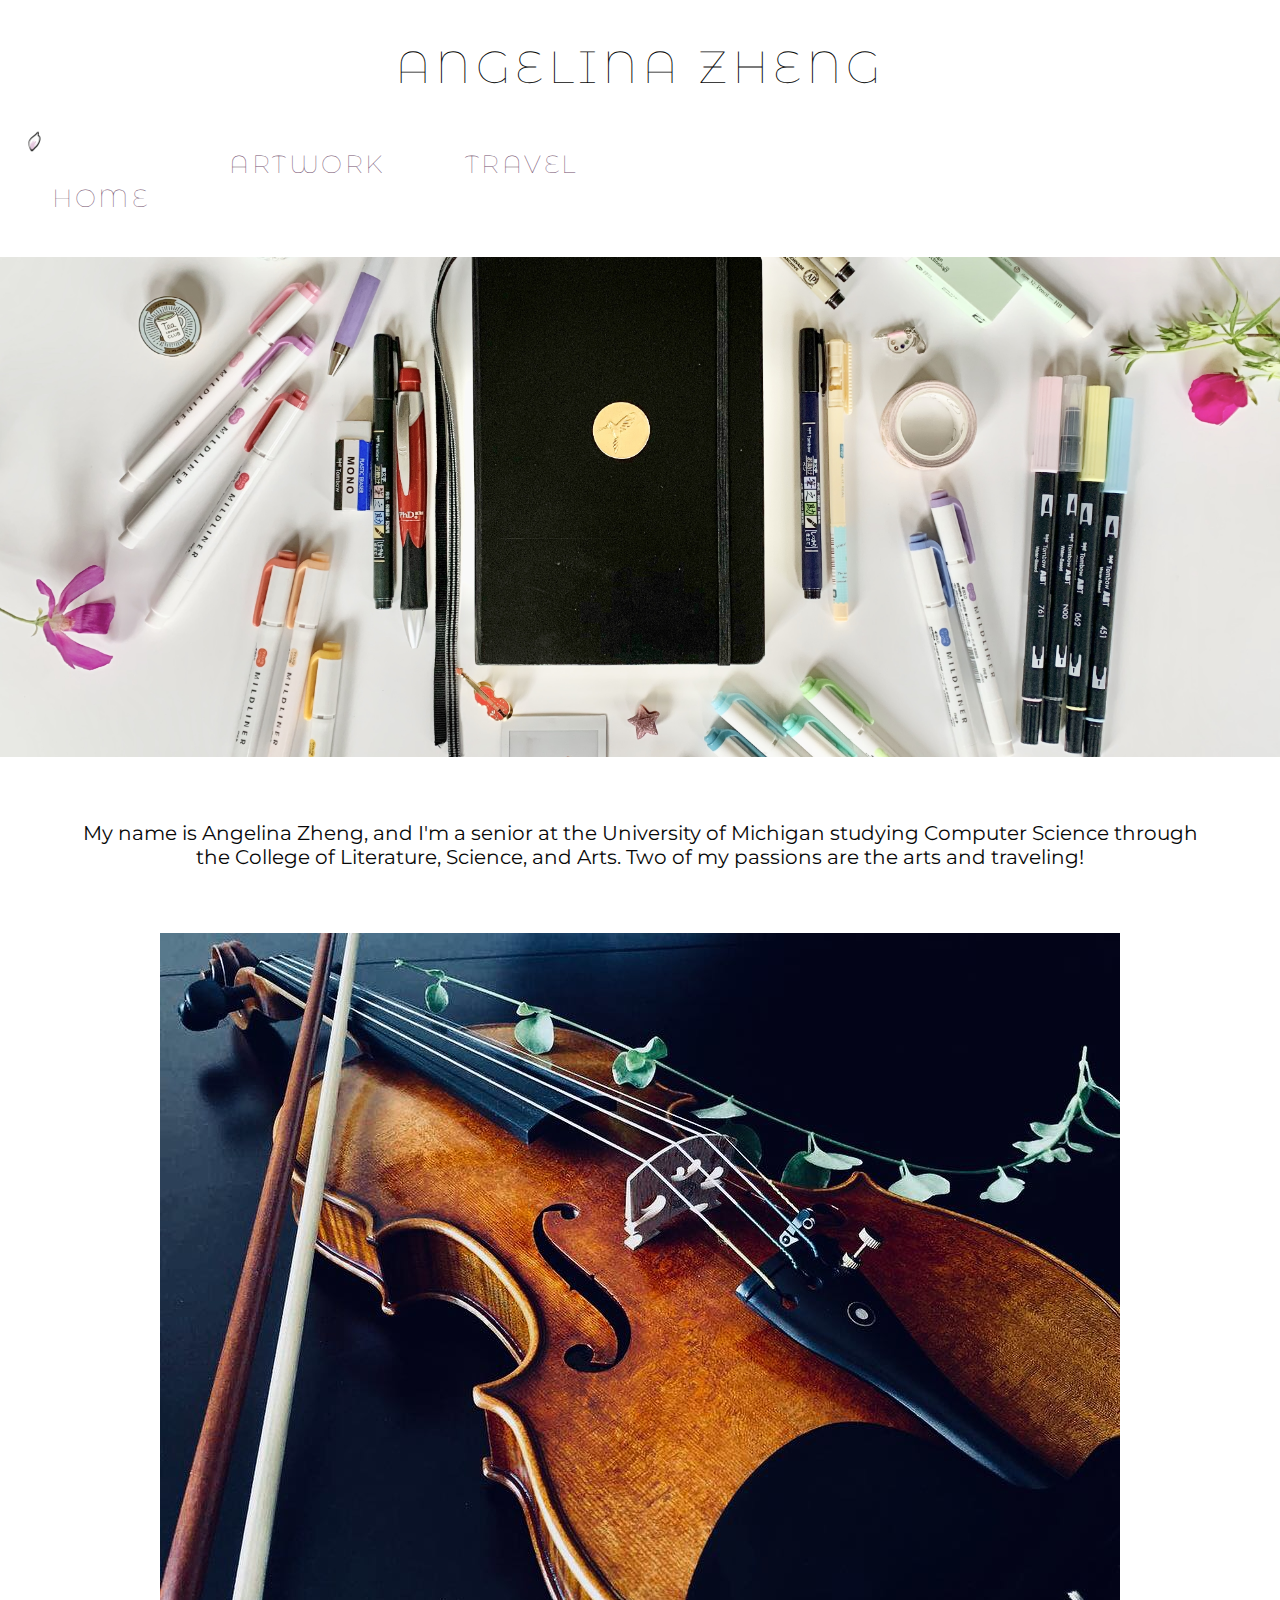
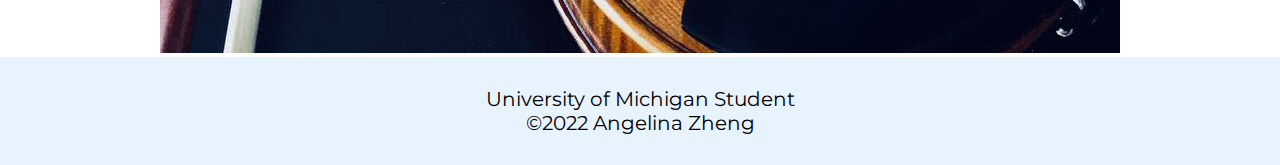
<file: index.html>
<!DOCTYPE html>
<html lang="en">
<head>
  <meta charset="UTF-8">
  <meta http-equiv="X-UA-Compatible" content="IE=edge">
  <meta name="viewport" content="width=device-width, initial-scale=1.0">
  <link rel="stylesheet" type="text/css" href="css/html5reset.css">
  <link rel="stylesheet" type="text/css" href="css/style.css">
  <link href='https://fonts.googleapis.com/css?family=Poppins' rel='stylesheet'>
  <link href='https://fonts.googleapis.com/css?family=Montserrat' rel='stylesheet'>
  <title>Angelina Zheng</title>
</head>
<body>
  <a class = "skip" href="#skip">Skip to Main Content</a>
  <header>
    <h1 id="top"><a href="#top">Angelina Zheng</a></h1>
    <svg id="menu-icon" class="hide-on-desktop" xmlns="http://www.w3.org/2000/svg" xmlns:xlink="http://www.w3.org/1999/xlink" viewBox="0 0 50 50" width="30px" height="30px">
      <g id="surface50880848">
      <path style=" stroke:none;fill-rule:nonzero;fill:rgb(43.921569%,29.803923%,41.568628%);fill-opacity:1;" d="M 0 9 L 0 11 L 50 11 L 50 9 Z M 0 24 L 0 26 L 50 26 L 50 24 Z M 0 39 L 0 41 L 50 41 L 50 39 Z M 0 39 "/>
      </g>
    </svg>
    <nav>
      <ul id="page_links">
        <li id="close-icon" class="hide-on-desktop">
          <svg xmlns="http://www.w3.org/2000/svg" xmlns:xlink="http://www.w3.org/1999/xlink" viewBox="0 0 50 50" width="50px" height="50px">
            <g id="surface51527279">
            <path style=" stroke:none;fill-rule:nonzero;fill:rgb(6.27451%,6.27451%,6.27451%);fill-opacity:1;" d="M 7.71875 6.28125 L 6.28125 7.71875 L 23.5625 25 L 6.28125 42.28125 L 7.71875 43.71875 L 25 26.4375 L 42.28125 43.71875 L 43.71875 42.28125 L 26.4375 25 L 43.71875 7.71875 L 42.28125 6.28125 L 25 23.5625 Z M 7.71875 6.28125 "/>
            </g>
          </svg>  
        </li>
        <li class="nav_item"><img src="assets/selector1.png" alt="flower icon"><a href="#top" class="selected">Home</a></li>
        <li class="nav_item"><a href="artwork.html">Artwork</a></li>
        <li class="nav_item"><a href="travel.html">Travel</a></li>
      </ul>
    </nav>
  </header>
  <main class="about" id="skip">
    <div class="home_gallery"> 
      <div class = "cover-image" id="about"></div>
    </div>
    <div class = overview>
      <p>My name is Angelina Zheng, and I'm a senior at the University of Michigan
        studying Computer Science through the College of Literature, Science, and Arts.
        Two of my passions are the arts and traveling!
      </p>
    </div>
    <img id="home_img" src="assets/violin.JPG" alt="a poster of the alphabet" />
  </main>
  <footer>
    <p>University of Michigan Student <br/>
      &copy;2022 Angelina Zheng</p>
  </footer>
  <script src="js/site.js"></script>
</body>
</html>
</file>
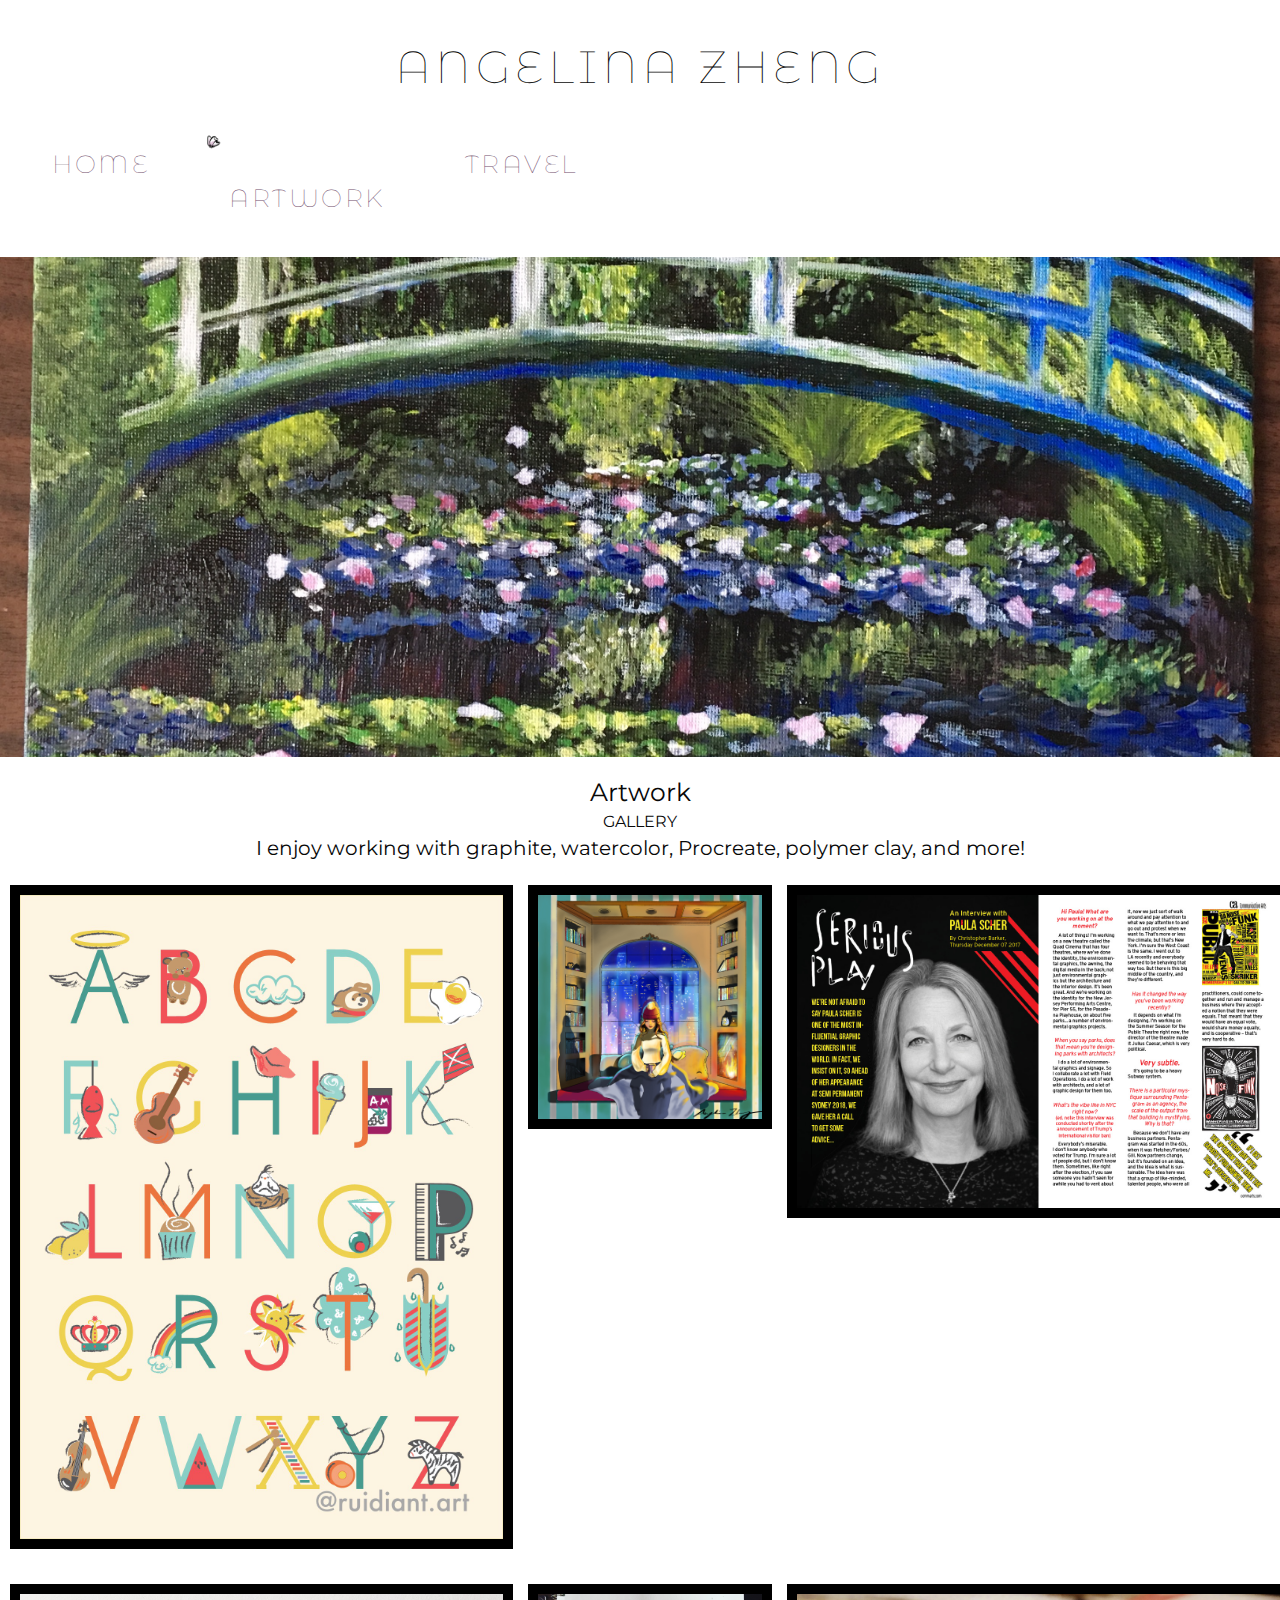
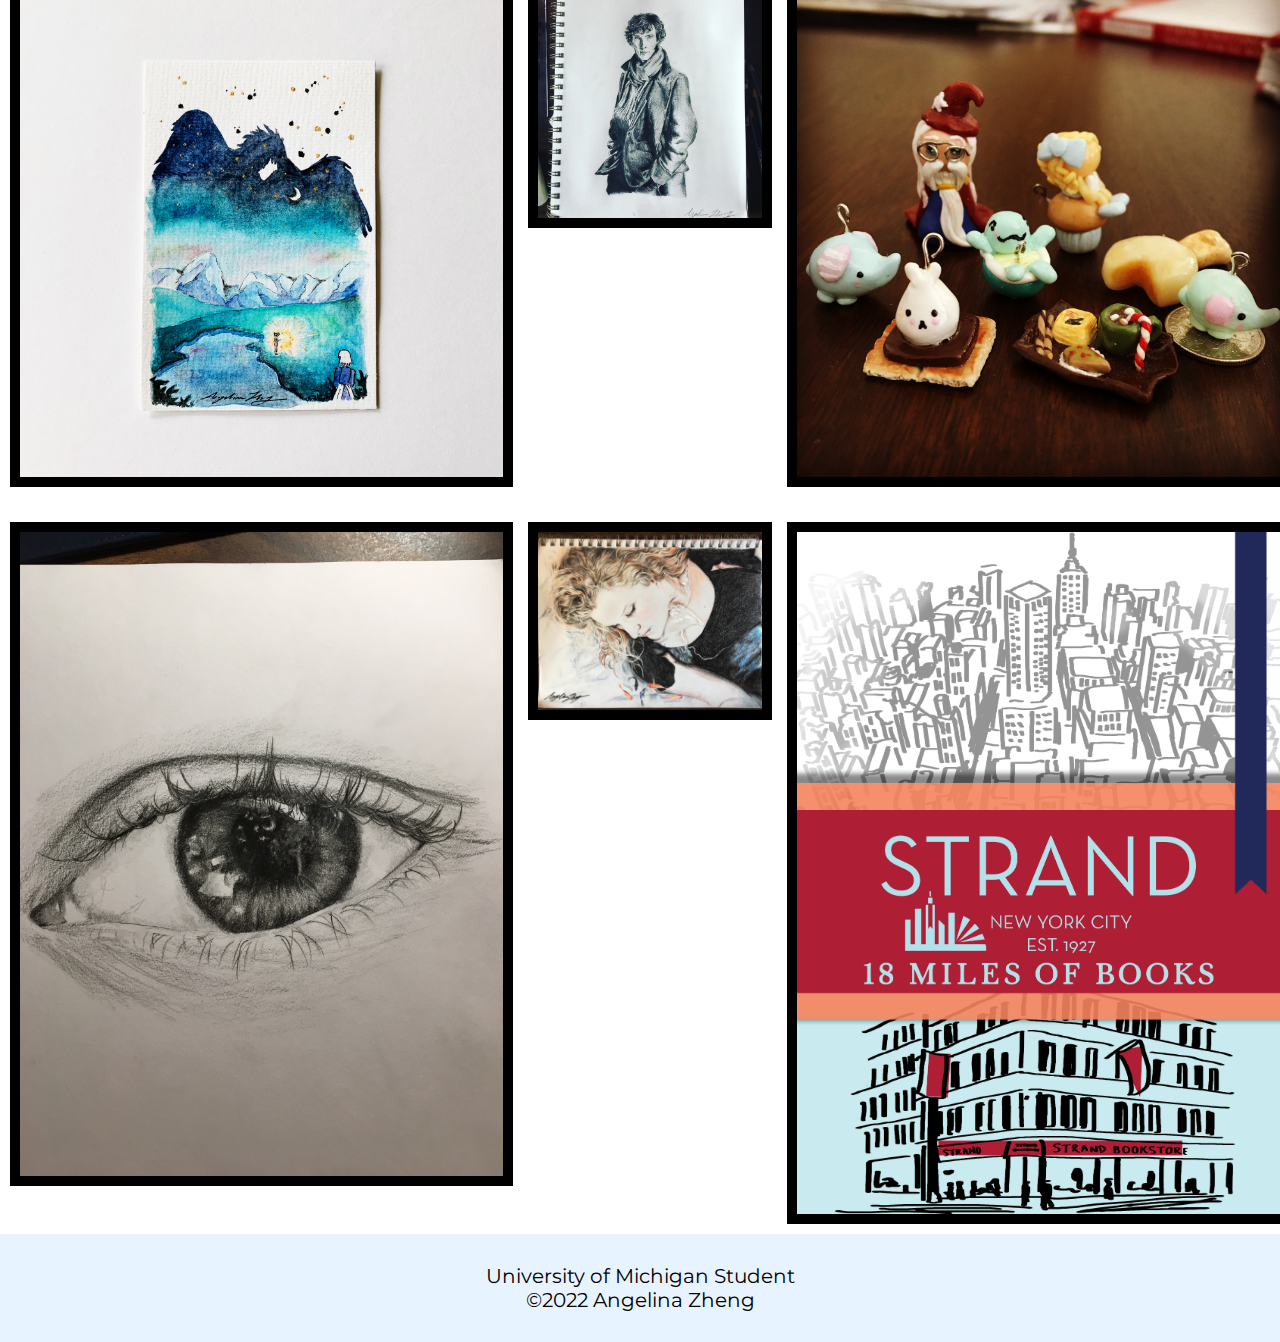
<file: artwork.html>
<!DOCTYPE html>
<html lang="en">
<head>
  <meta charset="UTF-8">
  <meta http-equiv="X-UA-Compatible" content="IE=edge">
  <meta name="viewport" content="width=device-width, initial-scale=1.0">
  <link rel="stylesheet" type="text/css" href="css/html5reset.css">
  <link rel="stylesheet" type="text/css" href="css/style.css">
  <link href='https://fonts.googleapis.com/css?family=Poppins' rel='stylesheet'>
  <link href='https://fonts.googleapis.com/css?family=Montserrat' rel='stylesheet'>
  <title>Artwork</title>
</head>
<body>
  <a class = "skip" href="#skip">Skip to Main Content</a>
  <header>
    <h1 id="top"><a href="index.html">Angelina Zheng</a></h1>
    <svg id="menu-icon" class="hide-on-desktop" xmlns="http://www.w3.org/2000/svg" xmlns:xlink="http://www.w3.org/1999/xlink" viewBox="0 0 50 50" width="30px" height="30px">
      <g id="surface50880848">
      <path style=" stroke:none;fill-rule:nonzero;fill:rgb(43.921569%,29.803923%,41.568628%);fill-opacity:1;" d="M 0 9 L 0 11 L 50 11 L 50 9 Z M 0 24 L 0 26 L 50 26 L 50 24 Z M 0 39 L 0 41 L 50 41 L 50 39 Z M 0 39 "/>
      </g>
    </svg>
    <nav>
      <ul id="page_links">
        <li id="close-icon">
          <svg xmlns="http://www.w3.org/2000/svg" class="hide-on-desktop" xmlns:xlink="http://www.w3.org/1999/xlink" viewBox="0 0 50 50" width="50px" height="50px">
            <g id="surface51527279">
            <path style=" stroke:none;fill-rule:nonzero;fill:rgb(6.27451%,6.27451%,6.27451%);fill-opacity:1;" d="M 7.71875 6.28125 L 6.28125 7.71875 L 23.5625 25 L 6.28125 42.28125 L 7.71875 43.71875 L 25 26.4375 L 42.28125 43.71875 L 43.71875 42.28125 L 26.4375 25 L 43.71875 7.71875 L 42.28125 6.28125 L 25 23.5625 Z M 7.71875 6.28125 "/>
            </g>
          </svg>
        </li>
        <li class="nav_item"><a href="index.html">Home</a></li>
        <li class="nav_item"><img src="assets/selector2.png" alt="flower icon"><a href="#top" class="selected">Artwork</a></li>
        <li class="nav_item"><a href="travel.html">Travel</a></li>
      </ul>
    </nav>
  </header>

  <main class="about" id="skip">
        <div class="art_gallery"> 
          <div class = "cover-image" id="about"></div>
          <div id="art-text">
            <h2>Artwork</h2>
            <h3>GALLERY</h3>
            <p>I enjoy working with graphite, watercolor, Procreate, polymer clay, and more!</p>
          </div>
          <img id="art_img1" src="assets/alphabet.JPG" alt="a poster of the alphabet" />
          <img id="art_img2" src="assets/cozy.jpg" alt="artwork of a girl by a fireplace" />
          <img id="art_img3" src="assets/magazine.JPG" alt="magazine spread of Paula Scher" />
          <img id="art_img4" src="assets/Howlswatercolor.jpg" alt="watercolor art of Howl's Moving Castle" />
          <img id="art_img5" src="assets/sherlock.JPG" alt="a graphite drawing of sherlock" />
          <img id="art_img6" src="assets/charms.JPG" alt="several small clay charms" />
          <img id="art_img7" src="assets/eye.JPG" alt="graphite drawing of eye" />
          <img id="art_img8" src="assets/lauren.jpg" alt="colored pencil drawing of girl with fish" />
          <img id="art_img9" src="assets/PosterFinal.jpg" alt="Graphic Poster of the Strand Bookstore" />
        </div>
  </main>
  <footer>
    <p>University of Michigan Student <br/>
      &copy;2022 Angelina Zheng</p>
  </footer>
  <script src="js/site.js"></script>
</body>
</html>
</file>
<file: css/style.css>
footer {
  background-color: #e7f3ff;
  color: rgb(0, 0, 0);
  padding: 30px;
  text-align: center;
}

header {
  position: sticky;
  top: 0px;
  background-color: white;
}

body {
  font-family: 'Montserrat', serif;
  color: rgb(8, 8, 8);
  align-items: center;
}

a {
  color: rgb(8, 8, 8);
  text-decoration: none;
}

.home_img {
  width: 100%;
}

h1, h2, h3 {
  text-align: center;
  margin: 5px 5px 5px 5px;
}

h1 {
  font-family: 'Montserrat', 'GillSans';
  font-feature-settings: "ss01";
  font-weight: 100;
  line-height: 2.1;
  text-transform: uppercase;
  letter-spacing: .1em;
  font-size: 35px;
  color: rgb(8, 8, 8);
  position: relative;
  top: 15px;
}

#menu-icon {
  position: absolute;
  left: 40px;
  top: 40px;
}

.nav_item a {
  font-family: 'Montserrat';
  font-feature-settings: "ss01";
  font-weight: 100;
  line-height: 2.5;
  text-transform: uppercase;
  letter-spacing: .1em;
  font-size: 16px;
  color: rgb(112, 76, 106);
}

.nav_item img {
  width: 30px;
}

.nav_item {
  margin-top: 0px;
  margin-bottom: 5px;
}

h2 {
  font-size: 25px;
}

/* positions the default position for the skip class element*/
.skip {
  position: absolute;
  top: -40px;
}

.about {
  text-align: center;
}

.cover-image {
  /* object-fit: cover; */
  background-size: cover;
  width: 100%;
}

.overview {
  text-align: center;
  padding: 5%;
}

.cover-image {
  background-attachment: fixed; /* Parallax effect */     
  background-position: center;  /* Parallax effect */
  background-repeat: no-repeat; /* Parallax effect */
  background-size: cover;       /* Parallax effect */
  color: black;
  height: 500px;  
  text-align: center;
  font-size: 25px;
}

#travel-cover {
  background-image: url("../assets/rockymtrainbow.jpg");
  background-attachment: fixed;
  background-position: center;
  background-repeat: no-repeat;
  background-size: cover;
}

.home_gallery {
  display: grid;
  row-gap: 15px;
  /* column-gap: 15px; */
  margin: auto;
} 

.art_gallery {
  display: grid;
  grid-template-columns: 25px 4fr 25px;
  row-gap: 15px;
  column-gap: 15px;
  width: 100%;
  align-self: center;
} 

.art_gallery img {
  border: solid 10px #000000;
  margin: 10px;
  width: 100%;
  grid-column: 2 / span 1;
}

#art-text {
  grid-column: 2 / span 1;
}

.travel_gallery img {
  border: solid 10px #000000;
  margin: 10px;
  width: 75%;
}

.travel_gallery {
  display: flex;
  flex-flow: column wrap;
  justify-content: center;
}

.home_gallery div:first-child {
  grid-column: -6 / span 5;
  background-image: url("../assets/journal.jpg");
  background-attachment: fixed;
  background-position: center;
  background-repeat: no-repeat;
  background-size: cover;
}

.art_gallery div:first-child {
  grid-column: 1 / span 3;
  background-image: url("../assets/monet.JPG");
  background-attachment: fixed;
  background-position: center;
  background-repeat: no-repeat;
  background-size: cover;
}

header {
  display: flex;
  flex-direction: column;
  flex-wrap: nowrap;
}

/* STYLE ELEMENTS BASED ON ACTIONS OR EVENTS --------------------------------- */

/* positions the skip class element when it is in focus*/
.skip:focus {
  position: absolute;
  top: 20px;
  z-index: 2;
}

/* styles all elements when in focus*/
:focus {  
 border: 2px solid black;
}

/* bolds the current page in the navigation */
.selected {
  font-weight: 1000;
}

/* The side navigation menu */
#page_links {
  display: flex;
  flex-direction: column;
  flex-wrap: nowrap;
  align-items: center;
  justify-content: space-around;
  height: 100%; /* 100% Full-height */
  width: 0; /* 0 width - change this with JavaScript */
  position: fixed; /* Stay in place */
  z-index: 1; /* Stay on top */
  top: 0; /* Stay at the top */
  left: 0;
  background-color: #e7f3ff; /* Black*/
  overflow-x: hidden; /* Disable horizontal scroll */
  padding-top: 60px; /* Place content 60px from the top */
  transition: 0.5s; /* 0.5 second transition effect to slide in the sidenav */
}

/* The navigation menu links */
.nav_item a {
  padding: 8px 8px 8px 32px;
  text-decoration: none;
  font-size: 25px;
  color: rgb(8, 8, 8);
  display: block;
  transition: 0.3s;
}

/* change their color when you mouse over the navigation links  */
.nav_item a:hover {
  opacity: 50%;
}

#close-icon :hover {
  opacity: 50%;
}

/* Position and style the close button (top right corner) */
/* #close-icon {
  position: absolute;
  top: 0;
  right: 25px;
  font-size: 36px;
  margin-left: 50px;
} */

/* Style page content - push the page content to the right when you open the side navigation */
#main {
  transition: margin-left .5s;
  padding: 20px;
}
/* /* MEDIA QUERY FOR SCREEN SIZES GREATER THAN 700PX --------------------------------- */
@media only screen and (min-width: 700px) {

  #page_links {
    all: unset;
  }

  .nav_item{
    all: unset;
  }

  /* align nav links to the center in one row */
  #page_links {
    width: 100% !important;
    display: flex;
    flex-direction: row;
    flex-wrap: nowrap;
    align-items: center;
    justify-content: space-around;
    width: 100%;
  }

  .nav_item a {
    font-family: 'Montserrat';
    font-feature-settings: "ss01";
    font-weight: 100;
    line-height: 2.5;
    text-transform: uppercase;
    letter-spacing: .1em;
    font-size: 16px;
    color: rgb(112, 76, 106);
  }
  
  .nav_item {
    margin: auto;
  }

  .nav_item img {
    width: 30px;
  }

  .art_gallery {
    display: grid;
    grid-template-columns: repeat(5, 1fr);
    row-gap: 15px;
    /* column-gap: 15px; */
    margin: auto;
    align-self: center;
  }

  .art_gallery div:first-child {
    grid-column: 1 / span 5;
  }

  #art-text {
    grid-column: 1 / span 5;
  }

  #art_img1, #art_img4, #art_img7 {
    grid-column: 1 / span 1;
  }

  #art_img2, #art_img5, #art_img8 {
    grid-column: 2 / span 3;
  }

  #art_img3, #art_img6, #art_img9 {
    grid-column: 5 / span 1;
  }
  
  .travel_gallery {
    display: flex;
    flex-flow: row wrap;
    justify-content: center;
  }

  .travel_gallery :nth-child(3n+3) {
      width: 50%;
  }

  .travel_gallery img {
    border: solid 10px #000000;
    margin: 10px;
    width: 30%;
    align-self: center;
  }

  .hide-on-desktop {
    display: none;
  }
}

/* /* MEDIA QUERY FOR SCREEN SIZES GREATER THAN 1000PX --------------------------------- */
@media only screen and (min-width: 1000px) {
  /* align nav links to the center in one row */
  #page_links {
    align-items: flex-start;
    justify-content:flex-start;
    width: 100%;
  }

  .nav_item {
    margin: 20px;
  }

  #art_img1, #art_img4, #art_img7 {
    grid-column: 1 / span 2;
  }

  #art_img2, #art_img5, #art_img8 {
    grid-column: 3 / span 1;
  }

  #art_img3, #art_img6, #art_img9 {
    grid-column: 4 / span 2;
  }
  
  .travel_gallery {
    display: flex;
    flex-flow: row wrap;
    justify-content: center;
  }

  .travel_gallery img {
    border: solid 10px #000000;
    margin: 10px;
    width: 25%;
  }

  .travel_gallery :nth-child(3n+3) {
    width: 25%;
  }
  
  .nav_item a {
    font-size: 25px;
  }

  p {
    font-size: 20px;
  }
  
  h1 {
    font-size: 45px;
  }
}
</file>
